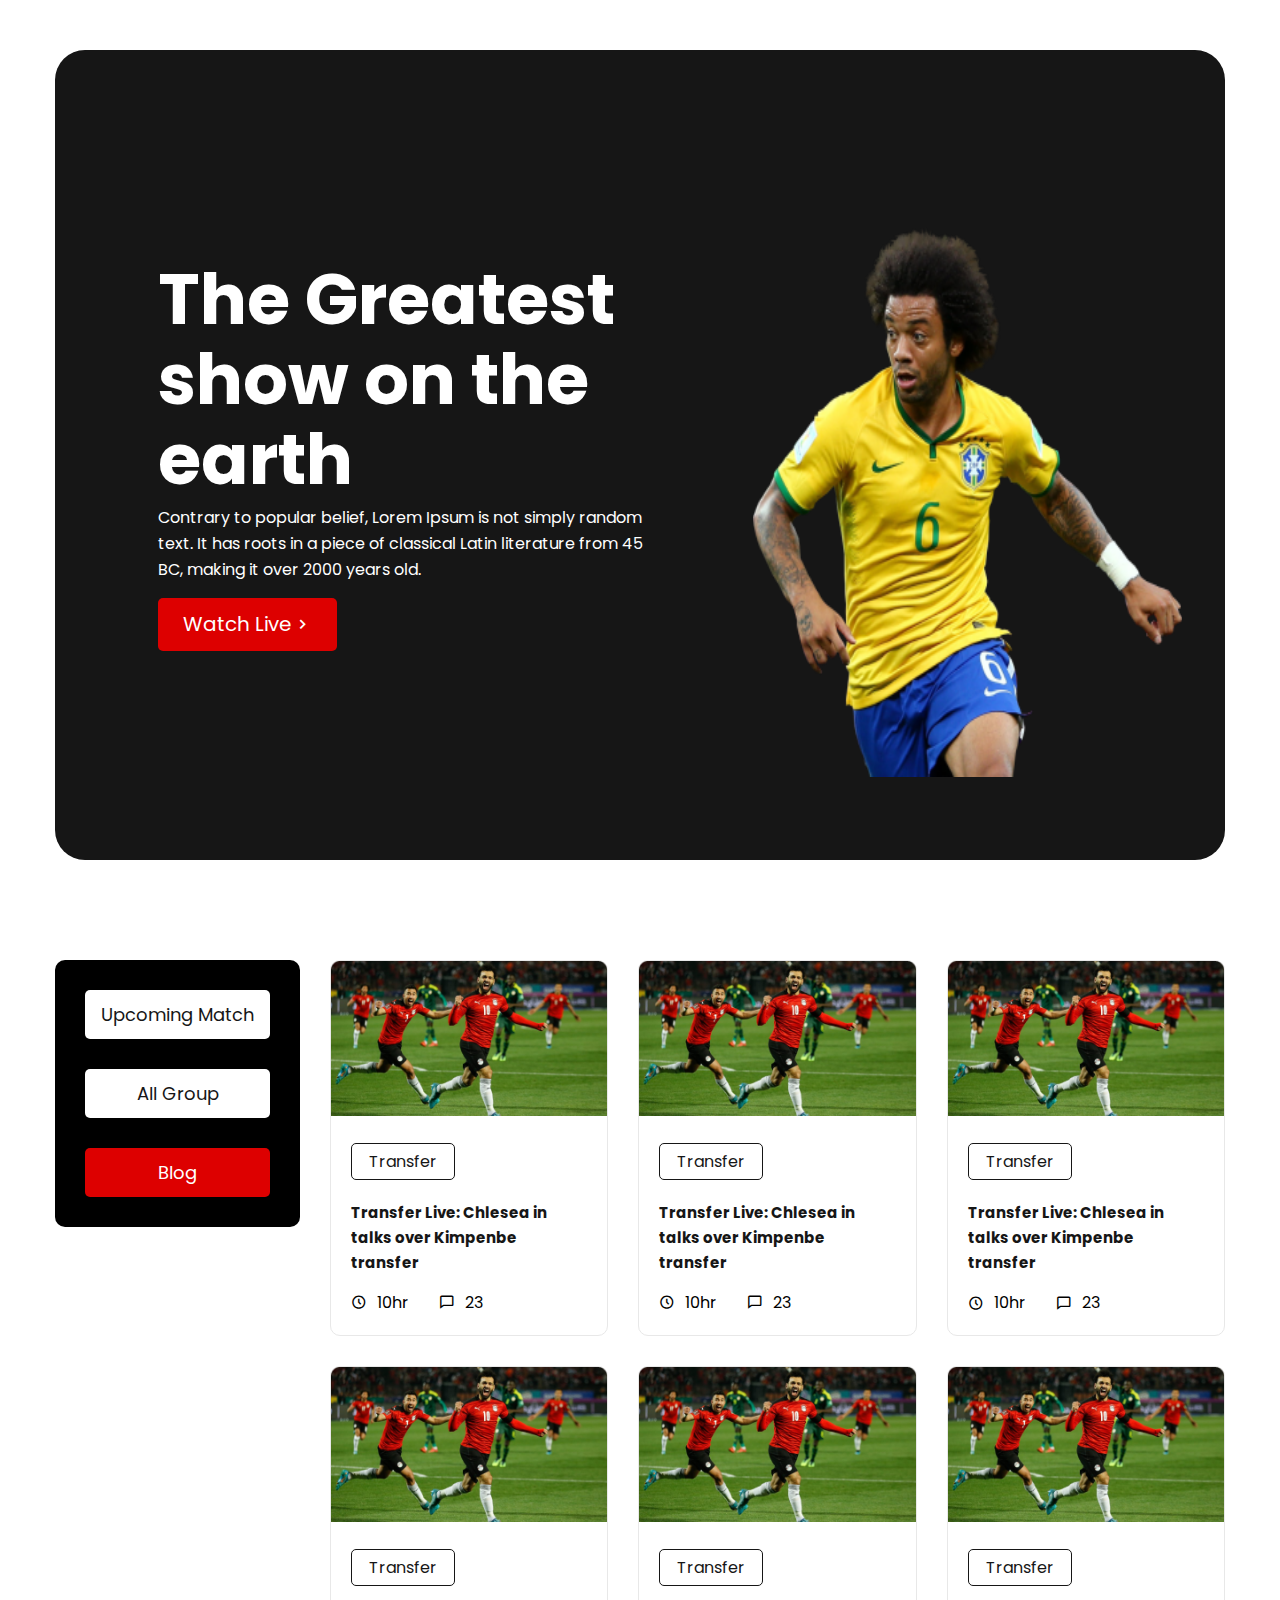
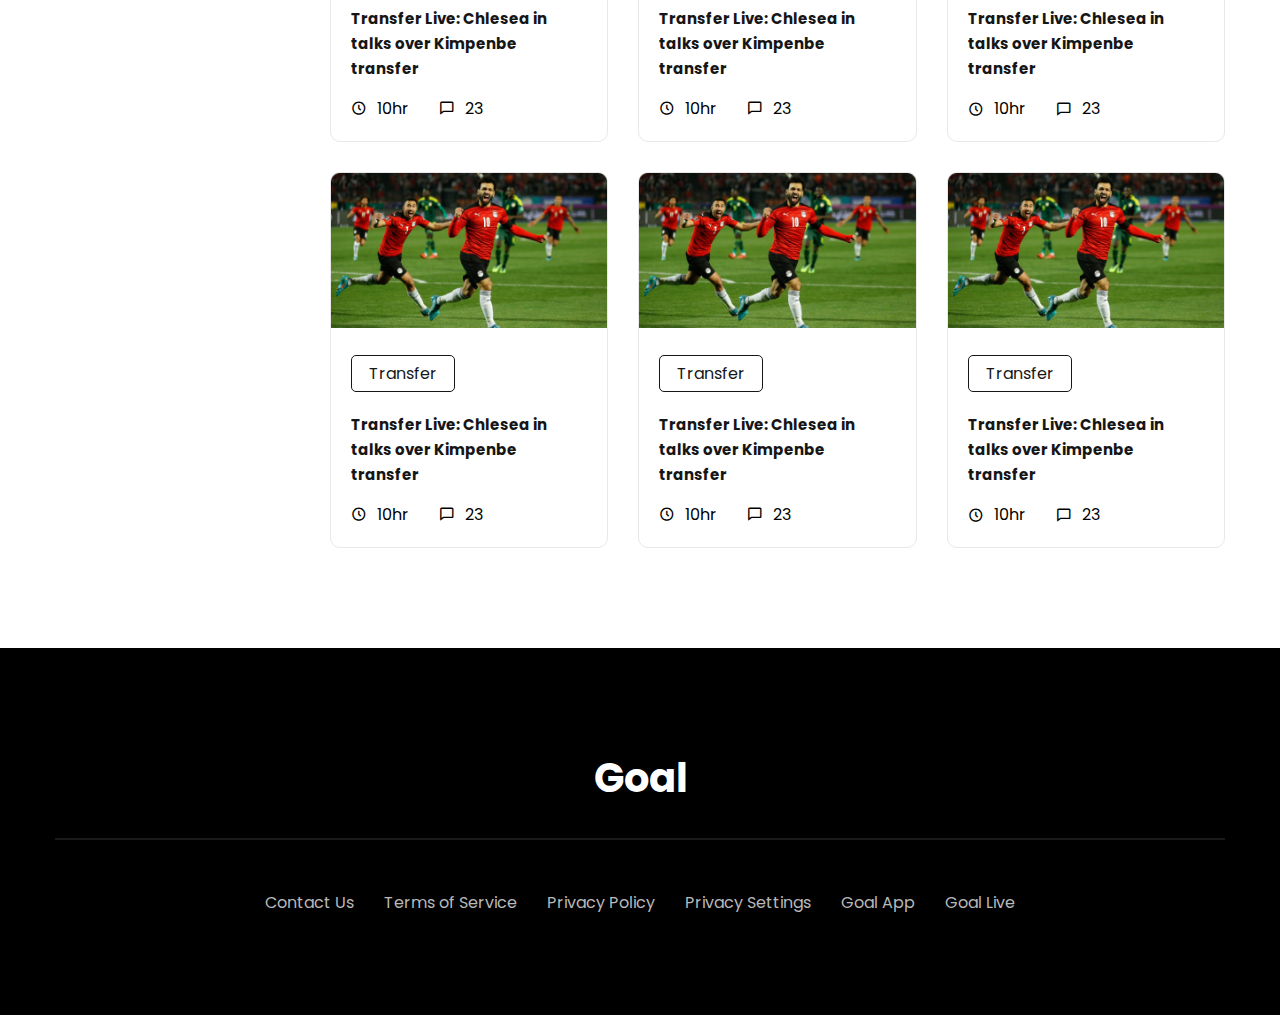
<file: index.html>
<!DOCTYPE html>
<html lang="en">

<head>
    <meta charset="UTF-8">
    <meta http-equiv="X-UA-Compatible" content="IE=edge">
    <meta name="viewport" content="width=device-width, initial-scale=1.0">
    <title>World Cup</title>
    <!-- favicon  -->
    <link rel="shortcut icon" href="Assets/Img/football.ico" type="image/x-icon">
    <!-- BoxIcon Css Here -->
    <link href='https://unpkg.com/boxicons@2.1.2/css/boxicons.min.css' rel='stylesheet'>
    <!-- Main Css Here  -->
    <link rel="stylesheet" href="Assets/Css/Style.css">
</head>

<body>
    <header>
        <!-- ========== Start Hero area ========== -->
        <section class="hero-area">
            <div class="container ">
                <div class="hero-wrapper hero-bg">
                    <div class="hero-text">
                        <h2>The Greatest show on the earth</h2>
                        <p>Contrary to popular belief, Lorem Ipsum is not simply
                            random text. It has roots in a piece of classical Latin literature from 45 BC, making it
                            over 2000 years old.</p>
                        <a href="#" class="btn">Watch Live <i class='bx bx-chevron-right bx-fade-right '></i></a>
                    </div>
                    <div class="hero-thumb">
                        <img src="Assets/Img/BannerImage.png" alt="">
                    </div>
                </div>
            </div>
        </section>
        <!-- ========== End Hero area ========== -->
    </header>
    <main>
        <!-- ========== Start blog area ========== -->
        <section class="blog-area">
            <div class="container">
                <div class="blog-wrapper">
                    <div class="side-menu">
                        <ul>
                            <li><a href="Assets/pages/match.html">Upcoming Match</a></li>
                            <li><a href="">All Group</a></li>
                            <li><a href="../../index.html" class="active">Blog</a></li>
                        </ul>
                    </div>
                    <div class="blogs">
                        <div class="single-blog">
                            <img src="Assets/Img/blog.png" alt="">
                            <div class="blog-content">
                                <a>Transfer</a>
                                <h5>
                                    Transfer Live: Chlesea in talks over Kimpenbe transfer
                                </h5>
                                <div class="blog-info">
                                    <div class="time">
                                        <i class='bx bx-time-five'></i>
                                        <p>10hr</p>
                                    </div>
                                    <div class="comment">
                                        <i class='bx bx-comment'></i>
                                        <p>23</p>
                                    </div>
                                </div>
                            </div>
                        </div>
                        <div class="single-blog">
                            <img src="Assets/Img/blog.png" alt="">
                            <div class="blog-content">
                                <a>Transfer</a>
                                <h5>
                                    Transfer Live: Chlesea in talks over Kimpenbe transfer
                                </h5>
                                <div class="blog-info">
                                    <div class="time">
                                        <i class='bx bx-time-five'></i>
                                        <p>10hr</p>
                                    </div>
                                    <div class="comment">
                                        <i class='bx bx-comment'></i>
                                        <p>23</p>
                                    </div>
                                </div>
                            </div>
                        </div>
                        <div class="single-blog">
                            <img src="Assets/Img/blog.png" alt="">
                            <div class="blog-content">
                                <a>Transfer</a>
                                <h5>
                                    Transfer Live: Chlesea in talks over Kimpenbe transfer
                                </h5>
                                <div class="blog-info">
                                    <div class="time">
                                        <i class='bx bx-time-five'></i>
                                        <p>10hr</p>
                                    </div>
                                    <div class="comment">
                                        <i class='bx bx-comment'></i>
                                        <p>23</p>
                                    </div>
                                </div>
                            </div>
                        </div>
                        <div class="single-blog">
                            <img src="Assets/Img/blog.png" alt="">
                            <div class="blog-content">
                                <a>Transfer</a>
                                <h5>
                                    Transfer Live: Chlesea in talks over Kimpenbe transfer
                                </h5>
                                <div class="blog-info">
                                    <div class="time">
                                        <i class='bx bx-time-five'></i>
                                        <p>10hr</p>
                                    </div>
                                    <div class="comment">
                                        <i class='bx bx-comment'></i>
                                        <p>23</p>
                                    </div>
                                </div>
                            </div>
                        </div>
                        <div class="single-blog">
                            <img src="Assets/Img/blog.png" alt="">
                            <div class="blog-content">
                                <a>Transfer</a>
                                <h5>
                                    Transfer Live: Chlesea in talks over Kimpenbe transfer
                                </h5>
                                <div class="blog-info">
                                    <div class="time">
                                        <i class='bx bx-time-five'></i>
                                        <p>10hr</p>
                                    </div>
                                    <div class="comment">
                                        <i class='bx bx-comment'></i>
                                        <p>23</p>
                                    </div>
                                </div>
                            </div>
                        </div>
                        <div class="single-blog">
                            <img src="Assets/Img/blog.png" alt="">
                            <div class="blog-content">
                                <a>Transfer</a>
                                <h5>
                                    Transfer Live: Chlesea in talks over Kimpenbe transfer
                                </h5>
                                <div class="blog-info">
                                    <div class="time">
                                        <i class='bx bx-time-five'></i>
                                        <p>10hr</p>
                                    </div>
                                    <div class="comment">
                                        <i class='bx bx-comment'></i>
                                        <p>23</p>
                                    </div>
                                </div>
                            </div>
                        </div>
                        <div class="single-blog">
                            <img src="Assets/Img/blog.png" alt="">
                            <div class="blog-content">
                                <a>Transfer</a>
                                <h5>
                                    Transfer Live: Chlesea in talks over Kimpenbe transfer
                                </h5>
                                <div class="blog-info">
                                    <div class="time">
                                        <i class='bx bx-time-five'></i>
                                        <p>10hr</p>
                                    </div>
                                    <div class="comment">
                                        <i class='bx bx-comment'></i>
                                        <p>23</p>
                                    </div>
                                </div>
                            </div>
                        </div>
                        <div class="single-blog">
                            <img src="Assets/Img/blog.png" alt="">
                            <div class="blog-content">
                                <a>Transfer</a>
                                <h5>
                                    Transfer Live: Chlesea in talks over Kimpenbe transfer
                                </h5>
                                <div class="blog-info">
                                    <div class="time">
                                        <i class='bx bx-time-five'></i>
                                        <p>10hr</p>
                                    </div>
                                    <div class="comment">
                                        <i class='bx bx-comment'></i>
                                        <p>23</p>
                                    </div>
                                </div>
                            </div>
                        </div>
                        <div class="single-blog last-one">
                            <img src="Assets/Img/blog.png" alt="">
                            <div class="blog-content">
                                <a>Transfer</a>
                                <h5>
                                    Transfer Live: Chlesea in talks over Kimpenbe transfer
                                </h5>
                                <div class="blog-info">
                                    <div class="time">
                                        <i class='bx bx-time-five'></i>
                                        <p>10hr</p>
                                    </div>
                                    <div class="comment">
                                        <i class='bx bx-comment'></i>
                                        <p>23</p>
                                    </div>
                                </div>
                            </div>
                        </div>
                    </div>
                    <div class="showBtn">
                        <a href="#" class="btn">Show All</a>
                    </div>
                </div>
            </div>
        </section>
        <!-- ========== End blog area ========== -->
    </main>
    <footer class="footer-area">
        <!-- ========== Start footer area ========== -->
        <section>
            <div class="container">
                <h2>Goal</h2>
                <hr>
                <div class="footer-menu">
                    <ul>
                        <li><a href="">Contact Us </a></li>
                        <li><a href="">Terms of Service</a></li>
                        <li><a href="">Privacy Policy </a></li>
                        <li><a href="">Privacy Settings</a></li>
                        <li><a href="">Goal App</a></li>
                        <li><a href="">Goal Live</a></li>
                    </ul>
                </div>
            </div>
        </section>
        <!-- ========== End footer area ========== -->
    </footer>
</body>

</html>
</file>
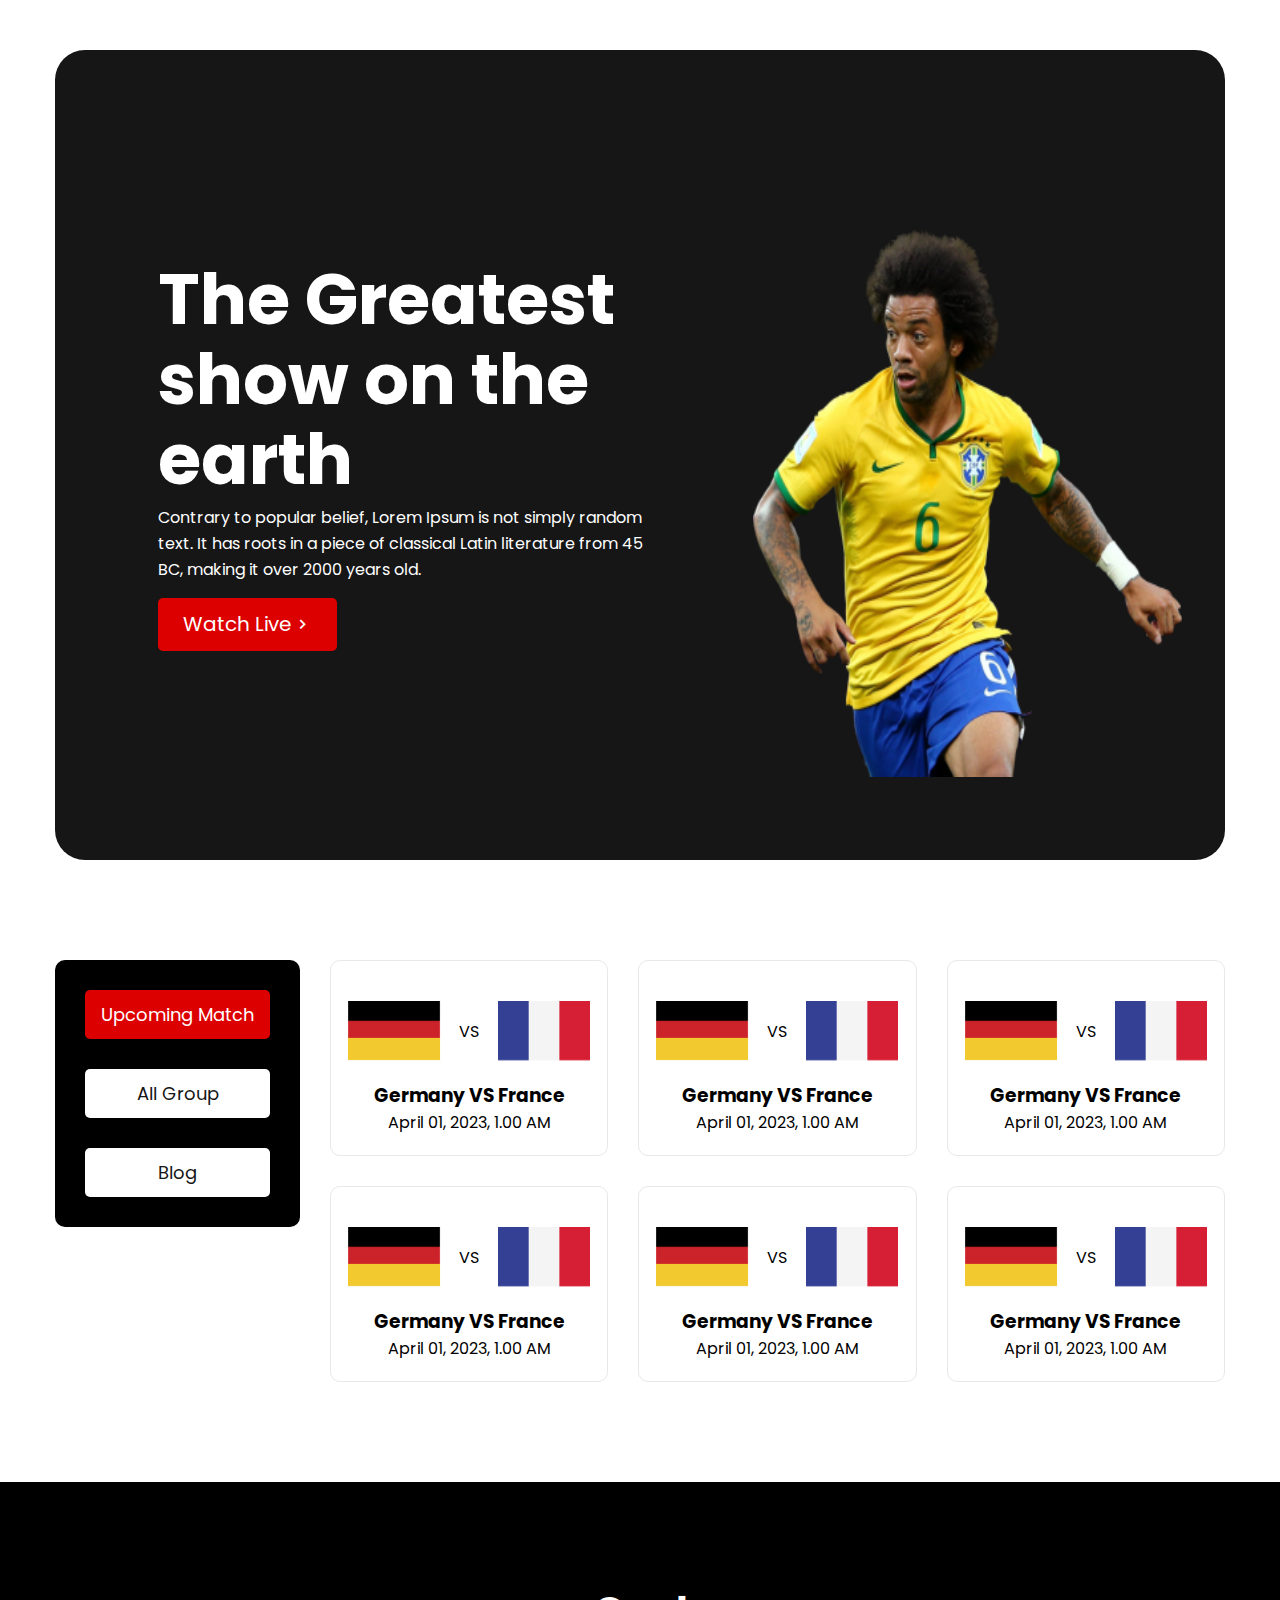
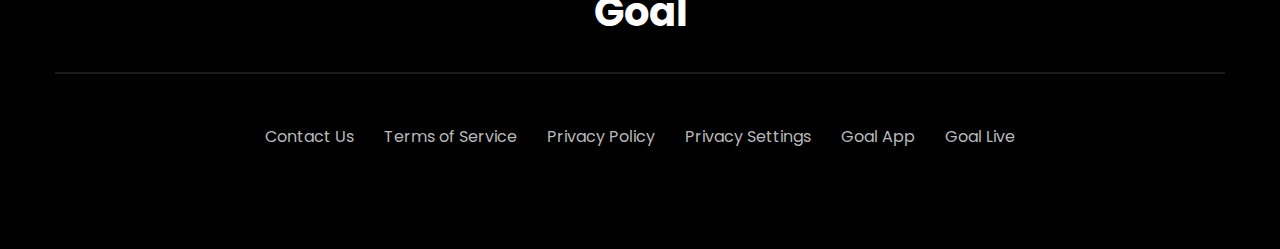
<file: Assets/pages/match.html>
<!DOCTYPE html>
<html lang="en">

<head>
    <meta charset="UTF-8">
    <meta http-equiv="X-UA-Compatible" content="IE=edge">
    <meta name="viewport" content="width=device-width, initial-scale=1.0">
    <title>Match List</title>
    <!-- favicon  -->
    <link rel="shortcut icon" href="../Img/football.ico" type="image/x-icon">
    <!-- BoxIcon Css Here -->
    <link href='https://unpkg.com/boxicons@2.1.2/css/boxicons.min.css' rel='stylesheet'>
    <!-- Main Css Here  -->
    <link rel="stylesheet" href="../Css/Style.css">
</head>

<body>
    <header>
        <!-- ========== Start Hero area ========== -->
        <section class="hero-area">
            <div class="container ">
                <div class="hero-wrapper hero-bg">
                    <div class="hero-text">
                        <h2>The Greatest show on the earth</h2>
                        <p>Contrary to popular belief, Lorem Ipsum is not simply
                            random text. It has roots in a piece of classical Latin literature from 45 BC, making it
                            over 2000 years old.</p>
                        <a href="#" class="btn">Watch Live <i class='bx bx-chevron-right bx-fade-right '></i></a>
                    </div>
                    <div class="hero-thumb">
                        <img src="../Img/BannerImage.png" alt="">
                    </div>
                </div>
            </div>
        </section>
        <!-- ========== End Hero area ========== -->
    </header>
    <main>
        <!-- ========== Start blog area ========== -->
        <section class="blog-area">
            <div class="container">
                <div class="blog-wrapper">
                    <div class="side-menu">
                        <ul>
                            <li><a href="" class="active">Upcoming Match</a></li>
                            <li><a href="">All Group</a></li>
                            <li><a href="../../index.html">Blog</a></li>
                        </ul>
                    </div>
                    <div class="blogs cards">
                        <div class="single-blog card">
                            <div class="flags">
                                <img src="../Img/germanFlag.png" alt="">
                                <span>VS</span>
                                <img src="../Img/Flag.png" alt="">
                            </div>
                            <div class="blog-content card-content">
                                <h3>Germany VS France </h3>
                                <p>April 01, 2023, 1.00 AM</p>
                            </div>
                        </div>
                        <div class="single-blog card">
                            <div class="flags">
                                <img src="../Img/germanFlag.png" alt="">
                                <span>VS</span>
                                <img src="../Img/Flag.png" alt="">
                            </div>
                            <div class="blog-content card-content">
                                <h3>Germany VS France </h3>
                                <p>April 01, 2023, 1.00 AM</p>
                            </div>
                        </div>
                        <div class="single-blog card">
                            <div class="flags">
                                <img src="../Img/germanFlag.png" alt="">
                                <span>VS</span>
                                <img src="../Img/Flag.png" alt="">
                            </div>
                            <div class="blog-content card-content">
                                <h3>Germany VS France </h3>
                                <p>April 01, 2023, 1.00 AM</p>
                            </div>
                        </div>
                        <div class="single-blog card">
                            <div class="flags">
                                <img src="../Img/germanFlag.png" alt="">
                                <span>VS</span>
                                <img src="../Img/Flag.png" alt="">
                            </div>
                            <div class="blog-content card-content">
                                <h3>Germany VS France </h3>
                                <p>April 01, 2023, 1.00 AM</p>
                            </div>
                        </div>
                        <div class="single-blog card">
                            <div class="flags">
                                <img src="../Img/germanFlag.png" alt="">
                                <span>VS</span>
                                <img src="../Img/Flag.png" alt="">
                            </div>
                            <div class="blog-content card-content">
                                <h3>Germany VS France </h3>
                                <p>April 01, 2023, 1.00 AM</p>
                            </div>
                        </div>
                        <div class="single-blog card">
                            <div class="flags">
                                <img src="../Img/germanFlag.png" alt="">
                                <span>VS</span>
                                <img src="../Img/Flag.png" alt="">
                            </div>
                            <div class="blog-content card-content">
                                <h3>Germany VS France </h3>
                                <p>April 01, 2023, 1.00 AM</p>
                            </div>
                        </div>
                    </div>
                    <div class="showBtn">
                        <a href="#" class="btn">Show All</a>
                    </div>
                </div>
            </div>
        </section>
        <!-- ========== End blog area ========== -->
    </main>
    <footer class="footer-area">
        <!-- ========== Start footer area ========== -->
        <section>
            <div class="container">
                <h2>Goal</h2>
                <hr>
                <div class="footer-menu">
                    <ul>
                        <li><a href="">Contact Us </a></li>
                        <li><a href="">Terms of Service</a></li>
                        <li><a href="">Privacy Policy </a></li>
                        <li><a href="">Privacy Settings</a></li>
                        <li><a href="">Goal App</a></li>
                        <li><a href="">Goal Live</a></li>
                    </ul>
                </div>
            </div>
        </section>
        <!-- ========== End footer area ========== -->
    </footer>
</body>

</html>
</file>
<file: Assets/Css/Style.css>
/* Google fonts emport here */
@import url('https://fonts.googleapis.com/css2?family=Poppins:wght@400;500;600;700&display=swap');

/* utilites */
* {
    padding: 0;
    margin: 0;
    box-sizing: border-box;
}

body {
    font-family: 'Poppins', sans-serif;
}

.container {
    width: 1170px;
    margin: 0 auto;
}


/***** Hero area style *****/
.hero-bg {
    background: #161616;
    height: 90vh;
    width: 100%;
    border-radius: 30px;
    margin-top: 50px;
}

.hero-wrapper {
    display: flex;
    align-items: center;
    overflow: hidden;
}

.hero-text {
    padding: 0 103px;
}

.hero-text h2 {
    font-size: 70px;
    line-height: 80px;
    font-weight: 700;
    color: #fff;
}

.hero-text p {
    font-size: 16px;
    line-height: 26px;
    color: #fff;
    font-weight: 400;
    margin: 5px 0 15px;
}

.btn {
    font-size: 20px;
    text-decoration: none;
    color: #fff;
    font-weight: 400;
    line-height: 23px;
    background: #DD0000;
    padding: 15px 25px;
    display: inline-flex;
    align-items: center;
    border-radius: 5px;
}

.hero-thumb img {
    width: 429px;
    margin-right: 43px;
    margin-top: 100px;
    height: 550px;
    overflow: hidden;
}


/***** End Hero area style *****/
/***** Blog Area style *****/
.blog-area {
    margin-top: 100px;
    margin-bottom: 100px;
}

.blog-wrapper {
    display: grid;
    grid-template-columns: 275px auto;
    /* grid-column-gap: 30px; */
}

.blogs {
    display: grid;
    grid-template-columns: repeat(3, 1fr);
    grid-gap: 30px;
}


.side-menu {
    background: #000;
    margin: 0 30px 0 0;
    height: max-content;
    border-radius: 10px;
}

.side-menu ul {
    padding: 30px;
}

.side-menu ul li {
    list-style: none;
    margin-bottom: 30px;
}

.side-menu ul li:last-child {
    margin-bottom: 0;
}

.side-menu ul li a {
    text-decoration: none;
    background: #fff;
    width: 100%;
    display: inline-block;
    text-align: center;
    font-size: 18px;
    color: #161616;
    padding: 10px 13px;
    border-radius: 5px;
    transition: all 0.3s;
    border: 1px solid transparent;
}

.side-menu ul li:hover a,
.side-menu ul li a.active {
    text-decoration: none;
    width: 100%;
    display: inline-block;
    text-align: center;
    font-size: 18px;
    padding: 10px 13px;
    border-radius: 5px;
    background: #DD0000;
    color: #fff;
}

.single-blog {
    border: 1px solid #E8E8E8;
    border-radius: 10px;
}

.single-blog img {
    width: 100%;
}

.blog-content a {
    font-size: 16px;
    background: #fff;
    color: #161616;
    padding: 5px 17px;
    margin-bottom: 20px;
    cursor: pointer;
    border: 1px solid #161616;
    display: inline-block;
    border-radius: 5px;
}

.blog-content {
    padding: 20px;
}

.blog-content h5 {
    font-size: 15px;
    line-height: 25px;
    color: #161616;
}

.blog-info {
    display: flex;
    justify-content: start;
    margin-top: 15px;
}

.time {
    display: flex;
    align-items: center;
    margin-right: 30px;
}

.comment {
    display: flex;
    align-items: center;
}

.time p {
    margin-left: 10px;
}

.comment p {
    margin-left: 10px;
}

.showBtn {
    display: none;
}

/* card style */
.card {
    text-align: center;
    height: max-content;
}

.flags {
    display: flex;
    align-items: center;
    justify-content: center;
    padding-top: 40px;
}

.flags img {
    width: 93px;
    height: 60px;
}

.flags span {
    margin: 0 18px;
}

/***** End Blog Area start *****/

/***** footer *****/
.footer-area {
    background: #000;
    padding: 100px 0;
}

.footer-area h2 {
    font-size: 40px;
    color: #fff;
    text-align: center;
    margin-bottom: 30px;
}

.footer-area hr {
    border: 1px solid rgba(255, 255, 255, 0.1);
}

.footer-menu {
    margin-top: 50px;
}

.footer-menu ul {
    display: flex;
    justify-content: center;
}

.footer-menu ul li {
    list-style: none;
    margin: 0 15px;
}

.footer-menu ul li a {
    text-decoration: none;
    color: #B9B9B9;
}

/***** End footer *****/



/***** resposive *****/
/* Tablet desktop :768px. */

/* Normal desktop :1200px. */
@media (min-width: 1200px) and (max-width: 1500px) {}


/* Normal desktop :992px. */
@media (min-width: 992px) and (max-width: 1200px) {
    .container {
        width: 97%;
    }


}


/* Tablet desktop :768px. */
@media (min-width: 768px) and (max-width: 991px) {
    .container {
        width: 96%;
    }

    .hero-bg {
        background: #161616;
        height: fit-content;
        width: 100%;
        border-radius: 30px;
        margin-top: 50px;
    }

    .hero-text {
        padding: 0 45px;
    }

    .hero-text h2 {
        font-size: 40px;
        line-height: 01;
        color: #fff;
    }

    .hero-text p {
        font-size: 10px;
        color: #fff;
        margin: 5px 0 15px;
        line-height: 2;
    }

    .hero-thumb img {
        width: 330px;
        margin-right: 43px;
        margin-top: 100px;
        height: 330px;
        overflow: hidden;
    }

    .blog-wrapper {
        display: grid;
        grid-template-columns: 1fr;
    }

    .side-menu {
        background: none;
        margin: 0;
    }

    .side-menu ul {
        display: flex;
        justify-content: space-around;
    }

    .side-menu ul li {
        list-style: none;
        margin-bottom: 30px;
        width: 30%;
    }

    .side-menu ul li a {
        text-decoration: none;
        background: #fff;
        width: 100%;
        display: inline-block;
        text-align: center;
        font-size: 18px;
        color: #161616;
        padding: 10px 15px;
        border-radius: 5px;
        transition: all 0.3s;
        border: 1px solid #E8E8E8;
    }

    .blogs {
        display: grid;
        grid-template-columns: repeat(2, 1fr);
        grid-gap: 30px;
    }

    .last-one {
        display: none;
    }

    .footer-menu ul {
        display: flex;
        justify-content: center;
        flex-wrap: wrap;
    }

    .footer-menu ul li a {
        text-decoration: none;
        color: #B9B9B9;
        line-height: 50px;
    }

    .showBtn {
        display: block;
        text-align: center;
        margin-top: 30px;
    }

}


/* small mobile :320px. */
@media (max-width: 767px) {
    .container {
        width: 90%;
    }

    .hero-bg {
        height: fit-content;
    }

    .hero-text {
        padding: 50px 70px;
        text-align: center;
    }


    .hero-wrapper {
        display: flex;
        flex-direction: column;
    }

    .hero-text h2 {
        font-size: 22px;
        line-height: 33px;
        font-weight: 700;
        color: #fff;
        padding: 0 49px;
    }

    .btn {
        margin-top: 20px;
    }

    .hero-thumb img {
        width: 233px;
        height: 295px;
        overflow: hidden;
        margin: 0 auto;
    }

    /* .hero-text p {
        width: 393px;
        white-space: nowrap;
        overflow: hidden;
        text-overflow: ellipsis;
    } */
    .hero-text p {
        display: -webkit-box;
        max-width: 2500px;
        height: 50px;
        -webkit-line-clamp: 2;
        -webkit-box-orient: vertical;
        overflow: hidden;
        text-overflow: ellipsis;
        line-height: 1.625;
    }

    .blog-area {
        margin-top: 50px;
        margin-bottom: 50px;
    }

    .blog-wrapper {
        display: flex;
        flex-direction: column;
    }

    .side-menu {
        background: none;
        margin: 0;

    }

    .side-menu ul li a {
        border: 1px solid #E8E8E8;
    }

    .blogs {
        display: grid;
        grid-template-columns: 1fr;
        grid-gap: 30px;
    }

    .footer-menu ul {
        flex-direction: column;
        align-items: center;
    }

    .footer-area {
        padding: 50px 0;
    }

    .footer-menu ul li {
        margin: 7px 15px;
    }
}

/* Large Mobile :480px. */
@media only screen and (min-width: 480px) and (max-width: 767px) {
    .container {
        width: 450px
    }



}

/***** End resposive *****/
</file>
